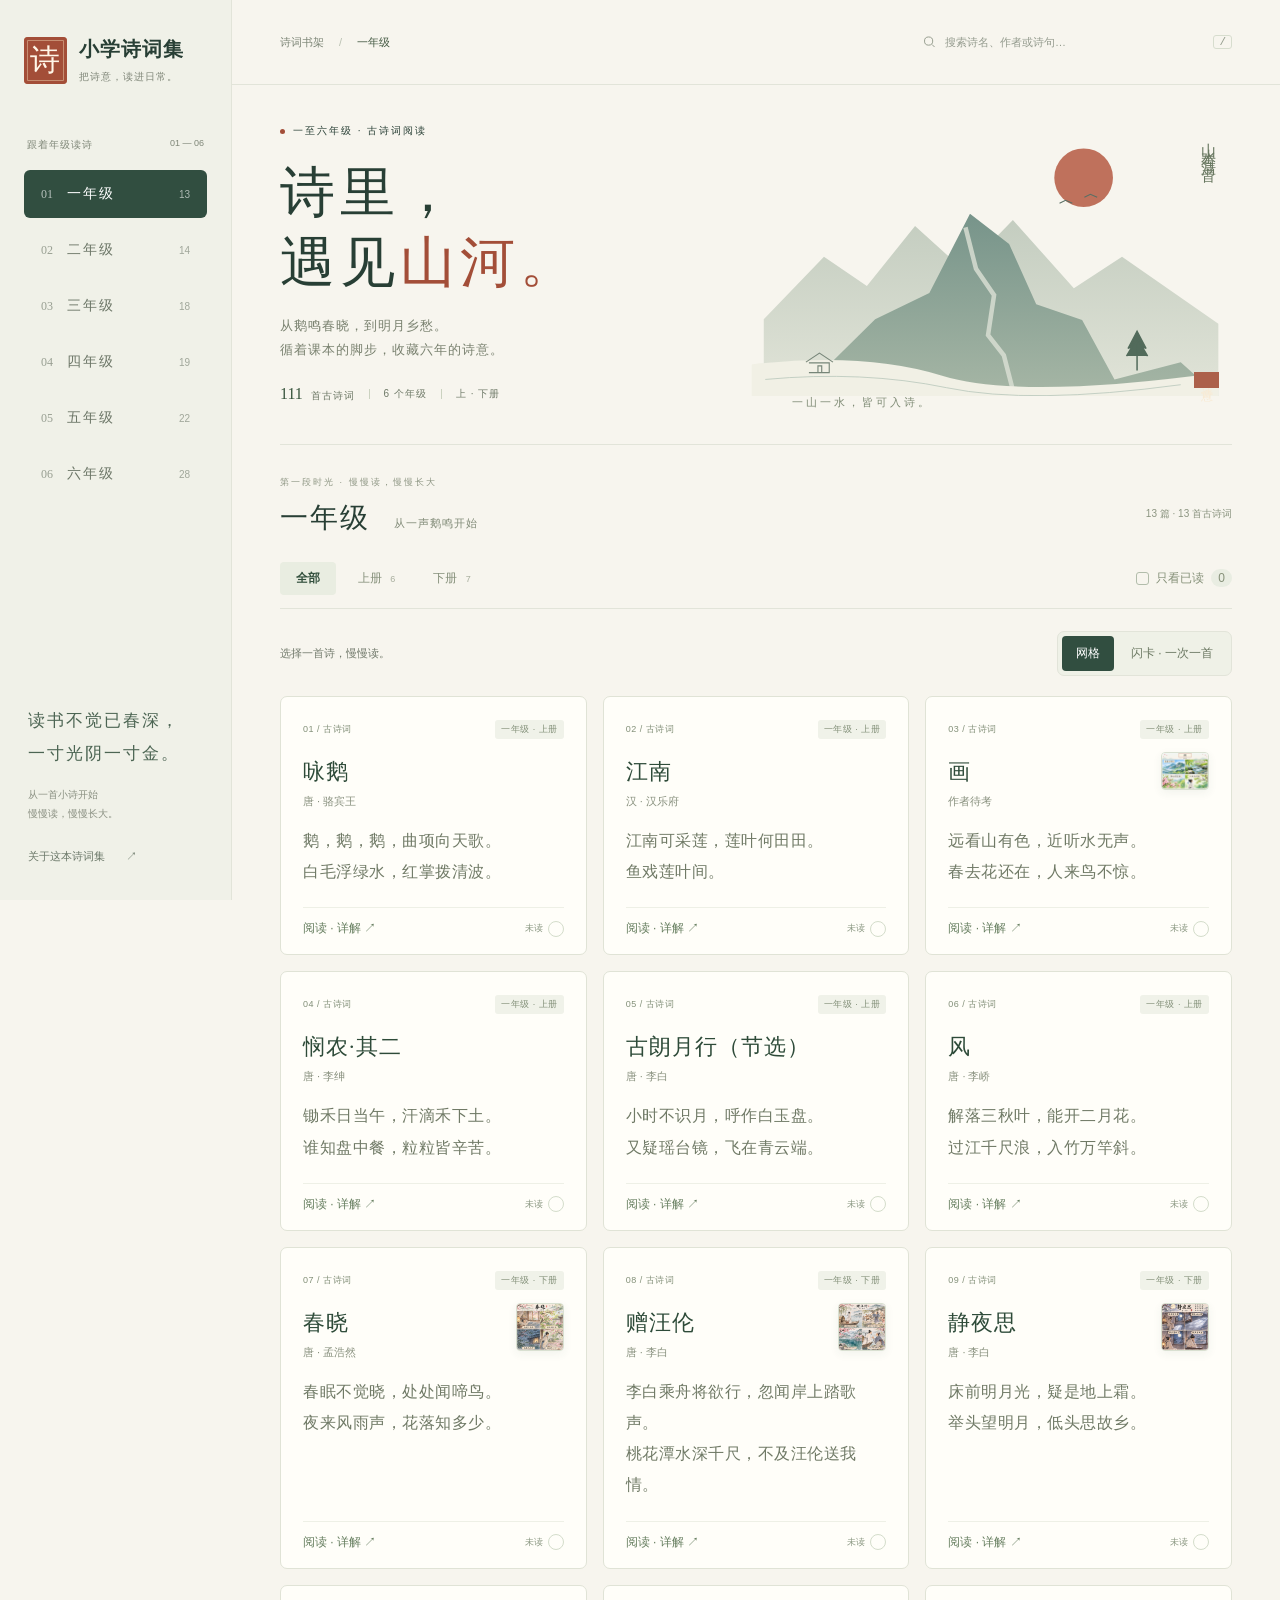
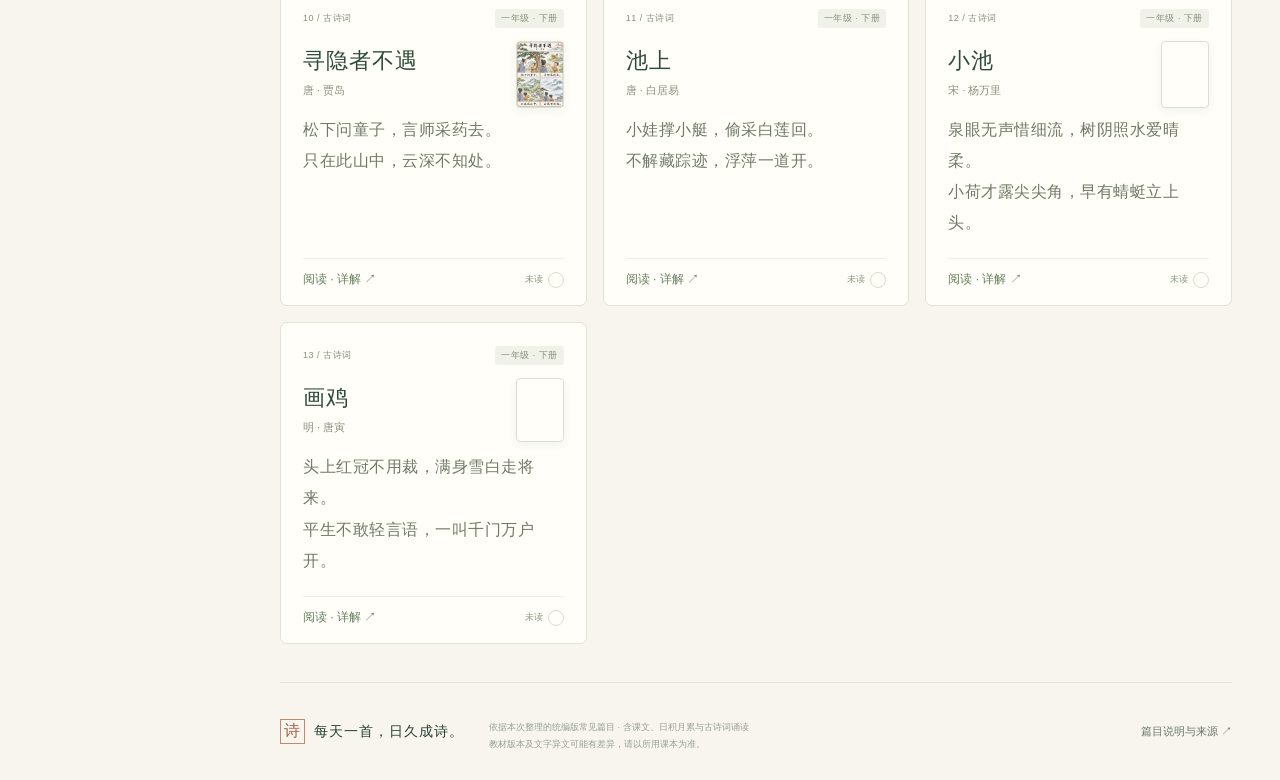
<file: index.html>
<!doctype html>
<html lang="zh-CN">
<head>
<meta charset="utf-8"><meta name="viewport" content="width=device-width,initial-scale=1">
<meta name="theme-color" content="#f6f4ec"><meta name="description" content="小学一年级至六年级古诗词阅读集，按年级与上下册分类，支持搜索、全文阅读、逐字逐句讲解和背诵练习。">
<title>小学诗词集 · 一至六年级</title>
<link rel="stylesheet" href="style.css?v=dual-voice-1">
</head>
<body>
<a class="skip-link" href="#collection">跳到诗词目录</a>
<aside class="sidebar">
 <a class="brand" href="#grade-1" aria-label="小学诗词集首页"><span class="seal">诗</span><span>小学诗词集<small>把诗意，读进日常。</small></span></a>
 <div class="nav-label">跟着年级读诗 <span>01 — 06</span></div>
 <nav id="grade-nav" aria-label="选择年级"></nav>
 <div class="side-bottom"><div class="side-verse">读书不觉已春深，<br>一寸光阴一寸金。</div><p>从一首小诗开始<br>慢慢读，慢慢长大。</p><button id="about-button" class="text-button">关于这本诗词集 <span>↗</span></button></div>
</aside>
<div class="page">
 <header class="topbar"><span class="breadcrumb">诗词书架 <span>/</span> <b id="crumb-grade">一年级</b></span><div class="search-wrap"><svg width="18" height="18" viewBox="0 0 24 24" fill="none" aria-hidden="true"><circle cx="10.5" cy="10.5" r="6.5" stroke="currentColor" stroke-width="1.5"/><path d="m16 16 4 4" stroke="currentColor" stroke-width="1.5"/></svg><input id="search" type="search" placeholder="搜索诗名、作者或诗句…" aria-label="搜索所有年级的诗名、作者或诗句"><kbd>/</kbd></div></header>
 <main>
  <section class="hero" aria-labelledby="hero-title"><div class="hero-copy"><div class="eyebrow"><span></span> 一至六年级 · 古诗词阅读</div><h1 id="hero-title">诗里，<br>遇见<span>山河。</span></h1><p>从鹅鸣春晓，到明月乡愁。<br>循着课本的脚步，收藏六年的诗意。</p><div class="hero-meta"><span><b id="classic-count">111</b> 首古诗词</span><i></i><span>6 个年级</span><i></i><span>上 · 下册</span></div></div>
  <div class="landscape" aria-hidden="true"><span class="vertical-title">山水有清音</span><svg viewBox="0 0 620 380" role="presentation"><defs><linearGradient id="hill" x1="0" y1="0" x2="0" y2="1"><stop stop-color="#77948a"/><stop offset="1" stop-color="#a6b6a5"/></linearGradient><linearGradient id="far" x1="0" y1="0" x2="0" y2="1"><stop stop-color="#c4cdc0"/><stop offset="1" stop-color="#e1e4d8"/></linearGradient></defs><circle cx="441" cy="90" r="39" fill="#b65b43" opacity=".85"/><path d="M16 278 96 195 153 234 217 154 282 213 347 146 428 237 492 195 620 284V380H16Z" fill="url(#far)"/><path d="m91 350 73-72 72-35 54-105 52 40 36 80 61 21 43 79 88-23 50 45H91Z" fill="url(#hill)"/><path d="m284 156 14 55 24 35-8 53 21 27 14 54" stroke="#dce2d6" stroke-width="6" fill="none" opacity=".8"/><path d="M0 338q150-17 253 15t367-4v31H0Z" fill="#f1f0e5"/><path d="M18 358q130-12 241 11t311-4" stroke="#b5c5b9" fill="none"/><path d="m409 124 8-4 9 4m16-8 8-4 9 4" fill="none" stroke="#596f64" stroke-width="1.5"/><path d="M512 308v38m-12-29 12-23 12 23m-26 10 14-24 14 24" stroke="#526b5b" fill="#526b5b" stroke-width="2"/><path d="m72 335 18-12 18 12m-32 1h27v13H76m12 0v-9h5v9" stroke="#768578" fill="none" stroke-width="1.5"/></svg><div class="landscape-caption">一山一水，皆可入诗。</div><span class="small-seal">诗意</span></div></section>
  <section id="collection" class="collection" aria-labelledby="collection-title">
   <div class="section-heading"><div><div class="eyebrow muted" id="section-kicker">第一册时光 · 从这里开始</div><h2 id="collection-title">一年级 <span id="grade-subtitle">从一声鹅鸣开始</span></h2></div><span class="collection-count" id="collection-count" aria-live="polite"></span></div>
   <div class="toolbar"><div class="term-tabs" role="group" aria-label="选择学期"><button data-term="all" aria-pressed="true" class="active">全部</button><button data-term="上" aria-pressed="false">上册 <span id="up-count"></span></button><button data-term="下" aria-pressed="false">下册 <span id="down-count"></span></button></div><button id="learned-filter" class="learned-filter" aria-pressed="false"><span class="check-outline">✓</span> 只看已读 <span id="learned-count">0</span></button></div>
   <div id="results-note" class="results-note" hidden></div>
   <div class="view-toolbar"><p id="view-hint">选择一首诗，慢慢读。</p><div class="view-switch" role="group" aria-label="阅读视图"><button data-view="grid" aria-pressed="true" aria-controls="poem-grid">网格</button><button data-view="flashcards" aria-pressed="false" aria-controls="flashcards">闪卡 · 一次一首</button></div></div>
   <div id="poem-grid" class="poem-grid"></div>
   <section id="flashcards" class="flashcards" aria-label="诗词闪卡" hidden>
    <div class="flashcard-progress"><span>一首一首，读进心里。</span><span id="flashcard-position" role="status" aria-live="polite" aria-atomic="true"></span></div>
    <article class="flashcard" aria-labelledby="flashcard-title">
     <div class="flashcard-meta"><span id="flashcard-location"></span><span id="flashcard-tag"></span></div>
     <div class="flashcard-content"><div class="flashcard-text"><span class="flashcard-seal" aria-hidden="true">诗</span><h3 id="flashcard-title"></h3><p id="flashcard-author"></p><p id="flashcard-prompt">还记得这首诗吗？想一想，再翻开。</p><div id="flashcard-answer" class="flashcard-answer" hidden><div id="flashcard-lines" class="reader-body"></div><section id="flashcard-speech" class="poem-speech" aria-label="诗词朗读" hidden><div class="speech-heading"><span class="speech-label">听诗</span><label class="speech-voice" for="flashcard-voice">朗读声音 <select id="flashcard-voice"><option value="xiaoxiao">晓晓 · 女声</option><option value="yunxi">云希 · 男声</option></select></label></div><audio controls preload="none"></audio><p class="speech-status" role="status"></p></section><p id="flashcard-note"></p></div></div><div id="flashcard-image" hidden></div></div>
     <div class="flashcard-actions"><button id="flip-card" class="primary-button" aria-expanded="false" aria-controls="flashcard-answer">翻开 · 看诗句</button><button id="flashcard-read" class="secondary-button" aria-pressed="false">标为已读 ✓</button></div>
    </article>
    <div class="flashcard-navigation"><button id="prev-card" class="secondary-button">← 上一首</button><span>可用 ← → 切换</span><button id="next-card" class="secondary-button">下一首 →</button></div><div id="flashcard-study" hidden></div>
   </section>
   <div id="empty" class="empty" hidden><span>寻</span><h3>这里暂时没有诗词</h3><p id="empty-message">换个关键词，再找找看。</p><button id="reset-filters" class="primary-button">查看本年级全部篇目</button></div>
  </section>
  <footer><div><span class="footer-seal">诗</span> 每天一首，日久成诗。</div><p>依据本次整理的统编版常见篇目 · 含课文、日积月累与古诗词诵读<br>教材版本及文字异文可能有差异，请以所用课本为准。</p><button id="footer-about" class="text-button">篇目说明与来源 ↗</button></footer>
 </main>
</div>
<dialog id="reader" aria-labelledby="reader-title"><div class="dialog-bar"><span id="reader-location"></span><button class="icon-button" id="close-reader" aria-label="关闭阅读">×</button></div><div class="reader-content"><div class="reader-text"><div id="reader-tag" class="reader-tag"></div><h2 id="reader-title"></h2><p id="reader-author"></p><section id="reader-speech" class="poem-speech" aria-label="诗词朗读" hidden><div class="speech-heading"><span class="speech-label">听诗</span><label class="speech-voice" for="reader-voice">朗读声音 <select id="reader-voice"><option value="xiaoxiao">晓晓 · 女声</option><option value="yunxi">云希 · 男声</option></select></label></div><audio controls preload="none"></audio><p class="speech-status" role="status"></p></section><div id="reader-body" class="reader-body"></div><p id="reader-note" class="reader-note"></p></div><div id="reader-image" hidden></div></div><div class="reader-tools"><button id="recite-button" class="secondary-button">背诵模式</button><button id="read-button" class="primary-button">标为已读 ✓</button></div><div class="reader-navigation"><button id="prev-poem">← 上一首</button><span id="reader-index"></span><button id="next-poem">下一首 →</button></div><div id="reader-study" class="reader-study-panel"></div></dialog>
<dialog id="about" aria-labelledby="about-title"><div class="dialog-bar"><span>编者小记</span><button class="icon-button" id="close-about" aria-label="关闭说明">×</button></div><div class="about-content"><span class="seal">诗</span><h2 id="about-title">给六年的时光，<br>留一本诗词集。</h2><p>本网页将本次整理的小学一年级至六年级篇目，按年级和上下册归类，包含课文、“日积月累”及“古诗词诵读”中的古诗词。</p><p><strong id="about-count"></strong>三首现代人创作的传统形式诗词作为补充篇目列入，保留标题与作者信息。</p><p>这是一份学习参考目录。教材修订会调整篇目和年级；诗文存在异文，背诵、默写请以学生手中的课本为准。《画》的作者有不同说法，本页不作确定归属。</p><p>点击卡片可阅读正文与“逐字逐句详解”，包括题意、每句白话、字词注释及全诗赏析。闪卡翻开后也可查看。“背诵模式”会隐藏诗句，点击单行可揭示或重新隐藏。背诵时会暂时隐藏讲解；讲解可全部展开或收起。每首篇目配有晓晓中文女声与云希中文男声朗读，可在播放器上方切换声音，播放时同步高亮诗句；可暂停或拖动进度条。已读记录保存在当前浏览器中。</p><div class="source-links"><b>参考来源</b><a href="https://www.pep.com.cn/xw/zt/cp/zxxbbgsc/xxsgsc112/202204/t20220406_1976041.html" target="_blank" rel="noopener">人民教育出版社 · 小学生必备古诗词112首 ↗</a><a href="https://www.gushiwen.org/gushi/xiaoxue.aspx" target="_blank" rel="noopener">古文岛 · 小学古诗文目录 ↗</a></div></div></dialog>
<div id="toast" role="status" class="toast"></div>
<script src="poems.js?v=poem-images-8"></script><script src="study-data.js?v=study-1"></script><script src="audio-data.js?v=xiaoxiao-1"></script><script src="audio-yunxi-data.js?v=yunxi-1"></script><script src="speech.js?v=dual-voice-1"></script><script src="app.js?v=dual-voice-1"></script>
</body></html>
</file>
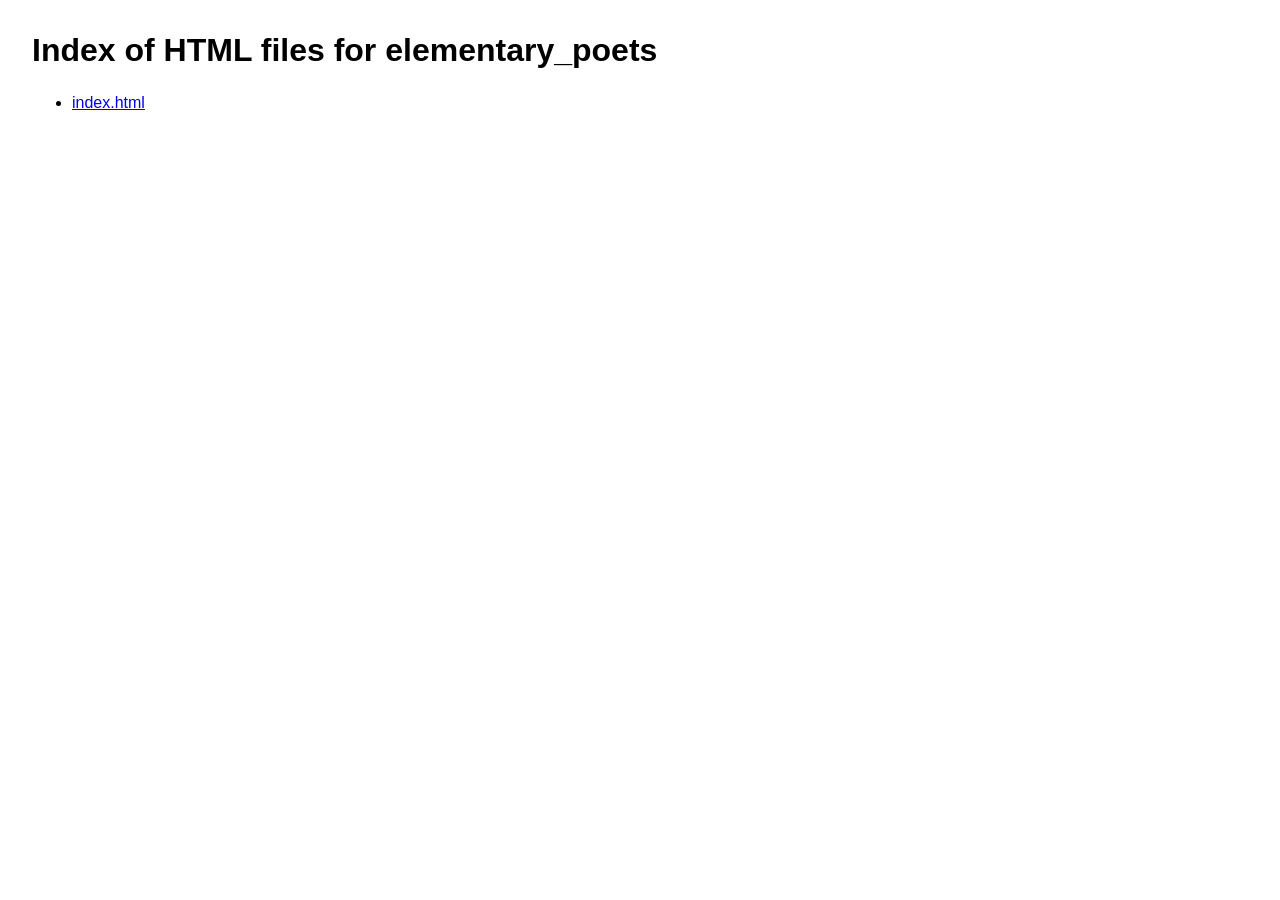
<file: content.html>
<!doctype html>
<html lang="en">
<head>
  <meta charset="utf-8" />
  <title>Index of HTML files for elementary_poets</title>
  <style>
    body { font-family: sans-serif; margin: 2rem; }
    ul { line-height: 1.6; }
  </style>
</head>
<body>
  <h1>Index of HTML files for elementary_poets</h1>
  <ul>
    <li><a href="https://cghuisunshine.github.io/elementary_poets/index.html">index.html</a></li>
  </ul>
</body>
</html>
</file>
<file: style.css>
:root{--paper:#f7f5ee;--ink:#283f35;--muted:#727a6c;--line:#e2e4d9;--green:#314e40;--red:#a34e38;--serif:"Songti SC","Noto Serif CJK SC","STSong","SimSun",serif;--sans:-apple-system,BlinkMacSystemFont,"PingFang SC","Microsoft YaHei",sans-serif}*{box-sizing:border-box}body{margin:0;background:var(--paper);color:var(--ink);font-family:var(--sans);font-size:14px}button,input{font:inherit}button,a,input{-webkit-tap-highlight-color:transparent}button{cursor:pointer}button{color:inherit}a{color:inherit}button:focus-visible,a:focus-visible,input:focus-visible{outline:3px solid #b46846;outline-offset:4px}button{border:0}button:disabled{opacity:.35;cursor:default}.skip-link{position:fixed;left:15px;top:-90px;background:white;padding:15px;z-index:20}.skip-link:focus{top:15px}.sidebar{position:fixed;left:0;top:0;bottom:0;width:232px;border-right:1px solid var(--line);padding:36px 24px;background:#f0f1e8;display:flex;flex-direction:column;z-index:5}.brand{display:flex;gap:12px;align-items:center;text-decoration:none;font-size:20px;font-family:var(--serif);font-weight:600;letter-spacing:1px}.seal{display:inline-flex;align-items:center;justify-content:center;background:var(--red);color:#fff6e8;width:43px;height:47px;border-radius:4px;font-family:var(--serif);font-size:30px;font-weight:400;box-shadow:inset 0 0 0 3px #a34e38,inset 0 0 0 4px #f1d7b577;flex-shrink:0}.brand small{display:block;font:10px var(--sans);letter-spacing:1px;color:#7e8577;margin-top:7px}.nav-label{font-size:10px;letter-spacing:1px;color:#7f8778;margin:54px 3px 18px;display:flex;justify-content:space-between}.nav-label span{letter-spacing:0;font-size:9px}#grade-nav{display:flex;flex-direction:column;gap:8px}.grade-link{display:flex;gap:14px;padding:15px 17px;align-items:center;text-decoration:none;border-radius:6px;color:#6c7667;transition:background .15s}.grade-link:hover{background:#e6eadf}.grade-link.active{background:var(--green);color:#fff}.grade-number{font-size:12px;opacity:.65;font-family:Georgia,serif}.grade-label{letter-spacing:2px;font-size:14px}.grade-link .grade-total{margin-left:auto;font-size:10px;opacity:.6}.side-bottom{margin-top:auto;padding:30px 4px 0}.side-verse{font:17px/1.9 var(--serif);letter-spacing:2px;color:#4c6553}.side-bottom p{font-size:10px;color:#8a9082;line-height:1.9;margin:15px 0 24px}.text-button{background:none;padding:0;font-size:11px;color:#6b7869}.text-button span{margin-left:18px}.page{margin-left:232px}.topbar{height:85px;border-bottom:1px solid var(--line);display:flex;align-items:center;justify-content:space-between;padding:0 48px;gap:24px}.breadcrumb{font-size:11px;color:#7c8576;white-space:nowrap}.breadcrumb span{margin:0 12px;color:#bac0b2}.breadcrumb b{font-weight:500;color:#435942}.search-wrap{width:310px;display:flex;align-items:center;color:#929a8b;gap:8px}.search-wrap input{width:100%;min-width:0;background:transparent;border:none;padding:8px 0;font-size:11px;color:var(--ink)}.search-wrap input::placeholder{color:#949b8e}.search-wrap input:focus{outline:none}.search-wrap:focus-within{box-shadow:0 1px var(--green)}kbd{font-size:11px;border:1px solid #d7ddce;border-radius:3px;padding:0 5px}main{max-width:1470px;margin:auto;padding:0 48px}.hero{display:flex;position:relative;min-height:360px;padding:39px 0 34px;border-bottom:1px solid var(--line);gap:20px;overflow:hidden}.hero-copy{width:49%;z-index:1;flex-shrink:0}.eyebrow{font-size:10px;letter-spacing:2px;font-weight:500;display:flex;align-items:center;gap:8px}.eyebrow>span{height:5px;width:5px;border-radius:100%;background:var(--red)}h1{font-family:var(--serif);font-size:55px;line-height:1.28;letter-spacing:5px;font-weight:500;margin:20px 0 15px}h1 span{color:var(--red)}.hero-copy p{font-size:12px;color:#79816f;line-height:1.9;letter-spacing:1px;margin:0 0 22px}.hero-meta{display:flex;align-items:center;gap:14px;color:#6e7967;font-size:10px;letter-spacing:1px}.hero-meta b{font-size:16px;font-family:Georgia,serif;font-weight:400;letter-spacing:0;margin-right:4px;color:#37543c}.hero-meta i{height:10px;width:1px;background:#cbd2c0}.landscape{width:54%;position:relative;align-self:stretch;margin-left:-3%;min-width:0}.landscape svg{position:absolute;bottom:14px;left:-35px;width:calc(100% + 70px);height:100%;object-fit:contain}.vertical-title{position:absolute;z-index:1;right:14px;top:7px;writing-mode:vertical-rl;font:15px var(--serif);letter-spacing:6px;color:#66765e}.landscape-caption{position:absolute;bottom:0;left:11%;font:11px var(--serif);letter-spacing:3px;color:#7f8b75}.small-seal{position:absolute;bottom:22px;right:13px;writing-mode:vertical-rl;font:12px var(--serif);background:#ac604a;color:#f8ead4;padding:6px 4px;letter-spacing:2px}.collection{padding-top:31px;scroll-margin-top:25px}.section-heading{display:flex;justify-content:space-between;align-items:center;gap:15px}.eyebrow.muted{color:#909886;font-size:9px;letter-spacing:2px}h2{font:500 28px var(--serif);letter-spacing:2px;margin:10px 0 0}h2 span{font:11px var(--sans);letter-spacing:1px;color:#808a77;margin-left:15px}.collection-count{font-size:10px;color:#8c9581;padding-top:14px;white-space:nowrap}.toolbar{display:flex;align-items:center;justify-content:space-between;border-bottom:1px solid var(--line);margin:24px 0 22px;padding-bottom:13px;gap:10px}.term-tabs{display:flex;gap:6px}.term-tabs button{padding:8px 16px;background:transparent;color:#87917c;font-size:11px;border-radius:4px}.term-tabs button.active{background:#e9ede1;color:#34513e;font-weight:600}.term-tabs span{margin-left:5px;font-weight:400;font-size:9px;opacity:.7}.learned-filter{background:none;color:#859078;display:flex;align-items:center;gap:7px;font-size:10px;padding:8px 0}.learned-filter[aria-pressed=true]{color:#294e34}.learned-filter>span:last-child{background:#e9ede2;border-radius:10px;padding:2px 7px}.check-outline{border:1px solid #b2bdab;border-radius:3px;line-height:11px;width:13px;font-size:9px;color:transparent}.learned-filter[aria-pressed=true] .check-outline{color:white;background:#3a6044}.poem-grid{display:grid;grid-template-columns:repeat(3,minmax(0,1fr));gap:16px}.poem-card{background:#fffef9;border:1px solid #e0e3d6;border-radius:7px;padding:23px 22px 17px;position:relative;min-height:224px;display:flex;flex-direction:column;transition:border-color .2s,box-shadow .2s,transform .2s;cursor:pointer}.poem-card:hover{border-color:#a4b69c;box-shadow:0 6px 20px #314e4008;transform:translateY(-2px)}.card-top{display:flex;align-items:center;justify-content:space-between;color:#839079;gap:8px;font-size:9px;letter-spacing:.5px}.term-tag{background:#f0f2e9;padding:3px 6px;border-radius:3px}.poem-card h3{font:500 22px/1.5 var(--serif);letter-spacing:1px;margin:16px 0 6px;color:#2e4b39;overflow-wrap:anywhere}.poem-card h3.long-title{font-size:18px}.author{color:#89917f;font-size:10px;margin:0 0 16px}.verse-preview{font:14px/1.95 var(--serif);letter-spacing:.5px;color:#707a66;margin:0 0 20px;flex:1}.verse-preview span{display:block}.modern-preview{font:12px/1.9 var(--sans);color:#8b917f}.card-bottom{padding-top:12px;border-top:1px solid #eef0e6;display:flex;align-items:center;justify-content:space-between;color:#899680;font-size:9px}.card-open{background:none;color:#657d5e;padding:0;font-size:10px}.read-check{border:1px solid #d4ddcb;border-radius:50%;width:16px;height:16px;display:inline-flex;align-items:center;justify-content:center;font-size:10px;color:transparent;margin-left:5px}.poem-card.is-read .read-check{background:#456549;border-color:#456549;color:#fff}.read-state{display:flex;align-items:center}.results-note{font-size:11px;color:#6f7d65;margin:0 0 20px}.empty{text-align:center;padding:60px 20px;background:#f1f2e9;border-radius:8px}.empty>span{font:40px var(--serif);color:#9fae94}.empty h3{font-weight:500}.empty p{color:#89917e}.empty .primary-button{margin-top:10px}footer{padding:36px 0 27px;margin-top:38px;border-top:1px solid var(--line);display:flex;align-items:flex-start;gap:25px;flex-wrap:wrap}footer>div{font:14px var(--serif);letter-spacing:1px;display:flex;align-items:center;gap:9px}.footer-seal{font-size:16px;color:#a36145;border:1px solid #bd8b70;padding:1px 3px}footer p{font-size:9px;line-height:1.9;color:#98a08e;margin:0;flex:1;min-width:220px}footer button{margin-top:5px}dialog{border:1px solid #d8decf;background:#f9f8f0;border-radius:12px;color:var(--ink);padding:0;width:min(670px,calc(100% - 32px));max-height:90dvh;box-shadow:0 24px 100px #192e3c33}dialog::backdrop{background:#1f352f88;backdrop-filter:blur(4px)}.dialog-bar{display:flex;justify-content:space-between;align-items:center;padding:16px 23px;border-bottom:1px solid var(--line);font-size:11px;color:#849078;position:sticky;top:0;background:#f9f8f0;z-index:1}.icon-button{border:1px solid #dbe1d1;border-radius:50%;width:30px;height:30px;background:transparent;font-size:23px;line-height:1}.reader-content{text-align:center;padding:28px 25px 18px}.reader-tag{color:#9e6849;font-size:10px;letter-spacing:3px}.reader-content h2{font-size:29px;line-height:1.6;margin-top:12px}.reader-text>p{color:#8a937f;font-size:12px;margin:10px 0 28px}.reader-body{font:22px/2.2 var(--serif);letter-spacing:1.5px;overflow-wrap:anywhere}.poem-line{display:block;min-height:48px;margin:0}.poem-line.recall{cursor:pointer;border-radius:4px;background:#edf0e5;width:100%;padding:6px 3px;font:inherit;color:inherit;line-height:1.8;margin:5px 0}.poem-line.masked{color:#8b987d;font-size:16px;letter-spacing:5px}.reader-text>.reader-note{font:10px/1.9 var(--sans);color:#8b9581;text-align:center;margin:21px 0 5px}.reader-tools{display:flex;justify-content:center;gap:10px;padding:15px 20px 28px}.primary-button,.secondary-button{border-radius:5px;padding:11px 19px;font-size:12px}.primary-button{background:var(--green);color:#fff}.secondary-button{border:1px solid #becbb4;background:transparent;color:#4f6b44}.reader-navigation{display:flex;align-items:center;justify-content:space-between;padding:17px 23px;border-top:1px solid var(--line);font-size:10px;color:#839076}.reader-navigation button{background:none;color:#4e6846;padding:8px}.about-content{padding:30px 36px}.about-content h2{line-height:1.7;font-size:28px}.about-content p{font-size:13px;line-height:1.9;color:#6b7862}.source-links{border-top:1px solid var(--line);margin-top:23px;padding-top:18px;font-size:11px}.source-links b{font-weight:500}.source-links a{display:block;margin-top:12px;line-height:1.7;color:#54764b;text-underline-offset:4px}.toast{position:fixed;bottom:24px;left:50%;transform:translate(-50%,20px);background:#294b39;color:#fff;padding:11px 20px;border-radius:6px;font-size:12px;opacity:0;pointer-events:none;transition:.2s;z-index:20}.toast.visible{opacity:1;transform:translate(-50%,0)}[hidden]{display:none!important}
@media(min-width:1500px){.hero{min-height:400px}h1{font-size:66px}.hero-copy p{font-size:14px}.poem-card{min-height:245px}.poem-card h3{font-size:25px}.verse-preview{font-size:16px}}
@media(max-width:1150px){.sidebar{width:205px;padding:30px 18px}.brand{font-size:17px;gap:9px}.brand small{font-size:9px}.page{margin-left:205px}.topbar{padding:0 32px}main{padding:0 32px}.poem-grid{grid-template-columns:repeat(2,minmax(0,1fr))}.hero{min-height:340px}h1{font-size:49px}.hero-meta{gap:9px;font-size:9px}.hero-meta b{font-size:14px}.landscape svg{left:-50px;width:calc(100% + 90px)}.side-verse{font-size:15px}}
@media(max-width:760px){.sidebar{position:sticky;top:0;width:100%;height:auto;padding:13px 20px 0;border-right:none;border-bottom:1px solid var(--line);background:#f0f1e8f7;backdrop-filter:blur(10px)}.brand{font-size:18px;gap:9px}.brand .seal{width:32px;height:35px;font-size:24px}.brand small{display:none}.nav-label,.side-bottom{display:none}#grade-nav{flex-direction:row;margin-top:12px;gap:4px;justify-content:space-between;overflow-x:auto;padding-bottom:9px}.grade-link{padding:9px 8px;gap:0;border-radius:4px;flex-shrink:0;justify-content:center;flex:1}.grade-number,.grade-total{display:none}.grade-label{font-size:12px;letter-spacing:0}.page{margin:0}.topbar{padding:0 22px;height:61px;gap:12px}.breadcrumb{font-size:10px}.breadcrumb span{margin:0 6px}.search-wrap{width:230px;max-width:65%}.search-wrap input{font-size:11px}.search-wrap kbd{display:none}main{padding:0 22px}.hero{min-height:300px;padding:28px 0;gap:0}.hero-copy{width:64%}.hero .eyebrow{font-size:8px;letter-spacing:1px}h1{font-size:43px;letter-spacing:3px;margin:18px 0 14px}.hero-copy p{font-size:10px;letter-spacing:.5px}.hero-meta{font-size:8px;gap:9px;white-space:nowrap}.hero-meta b{font-size:13px}.landscape{width:52%;margin-left:-16%;opacity:.85}.landscape svg{left:-32px;width:calc(100% + 92px);bottom:-3px;height:88%}.vertical-title{font-size:11px;letter-spacing:4px;right:0;top:18px}.landscape-caption{display:none}.small-seal{bottom:30px;right:0;font-size:9px}.collection{padding-top:25px;scroll-margin-top:110px}.section-heading h2{font-size:25px}.section-heading h2 span{display:block;margin:9px 0 0;font-size:10px}.eyebrow.muted{font-size:8px}.collection-count{font-size:9px}.toolbar{margin-top:20px}.term-tabs button{padding:8px 13px;font-size:10px}.learned-filter{font-size:9px;gap:5px}.poem-grid{gap:11px}.poem-card{padding:16px 14px 12px;min-height:213px}.poem-card h3{font-size:20px;margin:13px 0 7px}.poem-card h3.long-title{font-size:16px}.verse-preview{font-size:13px;letter-spacing:0;line-height:2}.verse-preview span{overflow-wrap:anywhere}.author{font-size:9px;margin-bottom:12px}.card-top{font-size:8px;letter-spacing:0}.card-bottom,.card-open{font-size:9px}.read-state .read-word{display:none}footer{gap:16px;padding:25px 0}footer>div{font-size:13px}footer p{width:100%;flex-basis:100%;font-size:9px}footer button{margin:0}.reader-body{font-size:19px;letter-spacing:.5px}.reader-content{padding:25px 16px 15px}.reader-content h2{font-size:25px;letter-spacing:1px}.reader-text>.reader-note{font-size:10px}.reader-tools{padding-bottom:20px}.about-content{padding:25px}.toast{white-space:nowrap}}
@media(max-width:370px){main{padding:0 16px}.topbar{padding:0 16px}.hero-meta{gap:6px}.hero-meta i{display:none}.poem-grid{grid-template-columns:1fr}.grade-link{padding:9px 5px}.poem-card{min-height:205px}.verse-preview{font-size:16px}.hero h1{font-size:39px}.hero-copy{width:70%}.landscape{margin-left:-22%}.learned-filter>span:last-child{display:none}}@media(prefers-reduced-motion:reduce){*{transition:none!important;scroll-behavior:auto!important}}
.title-open{font:inherit;color:inherit;text-align:left;background:none;padding:0;letter-spacing:inherit;line-height:inherit}.read-state{padding:0;background:none;color:inherit;font:inherit}
.view-toolbar{display:flex;align-items:center;justify-content:space-between;gap:16px;margin:0 0 20px}.view-toolbar>p{margin:0;color:var(--muted);font-size:11px;line-height:1.7}.view-switch{display:flex;gap:3px;padding:4px;border:1px solid var(--line);border-radius:7px;flex-shrink:0;background:#eff1e7}.view-switch button{padding:9px 14px;border-radius:4px;background:transparent;font-size:12px;color:#6b7862}.view-switch button[aria-pressed=true]{background:var(--green);color:#fff}.flashcards{max-width:750px;margin:0 auto}.flashcard-progress{display:flex;justify-content:space-between;gap:12px;margin:4px 0 13px;font-size:11px;color:var(--muted)}#flashcard-position{color:var(--green);font-variant-numeric:tabular-nums}.flashcard{border:1px solid #d7dfce;border-radius:12px;background:#fffef9;box-shadow:0 10px 35px #314e4007;padding:24px 32px}.flashcard-meta{display:flex;justify-content:space-between;gap:12px;font-size:11px;color:#79886d}.flashcard-content{text-align:center;padding:30px 0 20px;min-height:280px}.flashcard-seal{display:inline-block;border:1px solid #bd8b70;border-radius:3px;padding:2px 6px;color:var(--red);font:20px var(--serif)}.flashcard h3{font:500 32px/1.6 var(--serif);letter-spacing:2px;margin:18px 0 8px;overflow-wrap:anywhere}#flashcard-author{font-size:12px;color:#849078;margin:0 0 28px}#flashcard-prompt{font:16px/1.9 var(--serif);color:#7f8b75;margin:35px 0 20px}.flashcard-answer{padding:0 0 4px}#flashcard-note{font-size:11px;color:#8b9581;line-height:1.9;margin:22px 0 0}.flashcard-actions{display:flex;justify-content:center;flex-wrap:wrap;gap:10px;padding-top:20px;border-top:1px solid #eef0e6}.flashcard-actions button{min-height:44px}.flashcard-navigation{display:flex;justify-content:space-between;align-items:center;gap:12px;margin-top:18px}.flashcard-navigation>span{font-size:10px;color:#8b9581}.flashcard-navigation button{min-height:44px}.flashcard-navigation button:disabled{opacity:.45}
@media(max-width:760px){.view-toolbar{align-items:flex-start;flex-direction:column;gap:10px}.view-switch{width:100%}.view-switch button{flex:1;min-height:40px}.flashcard{padding:18px 18px 20px}.flashcard-content{padding-top:24px;min-height:270px}.flashcard h3{font-size:27px;letter-spacing:1px}.flashcard-meta,.flashcard-progress{font-size:10px}.flashcard .reader-body{font-size:20px;letter-spacing:0}#flashcard-prompt{font-size:15px}.flashcard-navigation>span{display:none}.flashcard-navigation button{padding:11px 16px}.flashcard-actions button{padding:11px 13px}.flashcard-actions{gap:8px}}
@media(min-width:761px){.verse-preview{font-size:16px}.author{font-size:11px}.term-tabs button,.learned-filter,.card-open{font-size:12px}.hero-copy p{font-size:13px}}@media(max-width:760px){.search-wrap input{font-size:16px}.hero-copy p{font-size:12px}.verse-preview{font-size:14px}.term-tabs button,.learned-filter{font-size:11px}}
/* Poem-by-poem learning notes shared by the reader and flashcards. */
.poem-study{margin:28px 0 0;border:1px solid #d9e0d1;border-radius:9px;background:#f2f4eb;text-align:left;font-family:var(--sans);letter-spacing:0;color:var(--ink);font-size:14px;line-height:1.85;overflow-wrap:anywhere}.poem-study>summary{cursor:pointer;padding:15px 18px;font-size:15px;font-weight:600;list-style-position:inside}.poem-study>summary small{display:block;font-size:11px;color:var(--muted);font-weight:400;margin-left:17px}.poem-study[open]>summary{border-bottom:1px solid #d9e0d1}.poem-study summary:focus-visible{outline:3px solid #b46846;outline-offset:2px;border-radius:4px}.study-content{padding:18px}.study-content h4{font:600 15px/1.7 var(--sans);margin:0 0 8px;color:#36513e}.study-content p{margin:0 0 12px}.study-intro{padding:0 0 17px;border-bottom:1px solid var(--line);margin-bottom:20px}.study-intro>p,.study-theme>p{font-size:14px;color:#57654f}.study-heading{display:flex;align-items:center;justify-content:space-between;gap:10px;flex-wrap:wrap}.study-heading h4{margin:0}.study-heading>div{display:flex;gap:10px}.study-heading button{background:transparent;padding:6px 2px;font-size:11px;color:#657b57;text-decoration:underline;text-underline-offset:4px}.study-content .study-help{font-size:11px;color:#7c8970;margin:6px 0 15px}.study-group{background:#fffef9;border:1px solid #dde3d5;border-radius:6px;margin:0 0 13px}.study-group>summary{cursor:pointer;padding:12px 14px;font:500 16px/1.9 var(--serif);color:#334f3c;list-style-position:inside}.study-group>div{padding:0 14px 13px}.study-sentence{padding:14px 0;border-top:1px solid #ecf0e4}.study-sentence h5{font:500 10px/1.6 var(--sans);color:#9b6b4d;letter-spacing:1px;margin:0 0 9px}.study-content .study-original{font:500 20px/1.9 var(--serif);color:#304d39;margin:0 0 9px}.study-token{text-decoration:underline;text-decoration-color:#c9d3be;text-decoration-style:dotted;text-underline-offset:5px}.study-translation{font-size:14px;color:#52624a}.study-translation>b,.study-reading>b{display:block;font-size:10px;font-weight:500;color:#8b795c;margin-bottom:3px}.study-words{margin:12px 0 0;font-size:13px;line-height:1.8}.study-words>div{display:grid;grid-template-columns:minmax(52px,22%) 1fr;gap:12px;padding:7px 0;border-top:1px dashed #e5e9dd}.study-words dt{font-weight:600;color:#506745}.study-words dd{margin:0;color:#707d64}.study-content .study-reading{padding:11px 13px;margin:0;border-radius:5px;background:#f0f3e7;color:#677657;font-size:12px}.study-theme{padding:16px 0 0}.study-glossary{border-top:1px solid var(--line);margin-top:18px;padding-top:10px}.study-glossary>summary{cursor:pointer;color:#617552;font-size:12px;padding:8px 0}.study-reference{font-size:10px;color:#89957c;line-height:1.9;border-top:1px solid var(--line);padding-top:13px;margin-top:14px!important}.study-reference a{display:block;color:#617c50;text-underline-offset:3px;margin-top:6px}.study-message{font-size:13px;color:#7b866f;margin-top:20px}.flashcard .poem-study{margin-top:25px}.flashcard .study-original{font-size:20px}.reader-content:has(.poem-study){padding-bottom:8px}
@media(max-width:760px){.poem-study>summary{padding:14px;font-size:14px}.study-content{padding:14px 10px}.study-group>summary{padding:11px 12px;font-size:16px}.study-group>div{padding:0 12px 12px}.study-content .study-original,.flashcard .study-original{font-size:19px}.study-words>div{grid-template-columns:minmax(50px,25%) 1fr;gap:10px}.study-words{font-size:13px}.study-heading button{min-height:38px}.study-reference{font-size:11px}}
.reader-study-panel{padding:0 23px 24px}.reader-study-panel .poem-study{margin-top:18px}.flashcards>.poem-study{margin-top:24px}
@media(max-width:760px){.reader-study-panel{padding:0 14px 18px}}

/* Optional artwork: text-only poems keep the same card and reading layout. */
.card-reading{position:relative;flex:1;min-width:0}
.card-copy{min-width:0}
.card-copy:has(+.card-art) h3,.card-copy:has(+.card-art) .author{padding-right:66px}
.card-art{position:absolute;top:13px;right:0;width:48px}
.card-art img{display:block;width:100%;height:auto;border:1px solid #d9e0d1;border-radius:4px;box-shadow:0 3px 10px #314e4010}
.card-art span{display:none}
.reader-text,.flashcard-text,#reader-image,#flashcard-image{min-width:0}
.poem-art{margin:0 auto;width:100%;max-width:440px;text-align:center}
.poem-art a{display:block;border:1px solid #d4ddcb;border-radius:7px;padding:6px;background:#fffef9;box-shadow:0 5px 20px #314e4008;transition:border-color .2s}
.poem-art a:hover{border-color:#8fa183}
.poem-art img{display:block;width:100%;height:auto;border-radius:3px}
.poem-art figcaption{font:12px/1.8 var(--serif);color:#617552;letter-spacing:1px;margin-top:10px}
.poem-art figcaption span{font:10px var(--sans);color:#8b9581;letter-spacing:0}
#reader.has-image{width:min(1040px,calc(100% - 32px))}
#reader-image{margin-top:24px}
#flashcard-image{margin-top:28px}
.flashcards:has(.flashcard-content.has-image){max-width:1040px}
@media(min-width:1000px){
 #reader.has-image .reader-content,.flashcard-content.has-image{display:grid;grid-template-columns:minmax(0,1.2fr) minmax(0,1fr);align-items:center;gap:32px}
 #reader.has-image .reader-content{padding:30px 32px 24px}
 #reader.has-image .reader-body,.flashcard-content.has-image .reader-body{font-size:20px;letter-spacing:.5px}
 #reader-image,#flashcard-image{margin-top:0}
 .flashcard-content.has-image{padding:28px 0}
}
@media(max-width:760px){
 .card-art{width:38px}
 .card-copy:has(+.card-art) h3,.card-copy:has(+.card-art) .author{padding-right:48px}
 #reader-image{margin-top:22px}
 .poem-art{max-width:380px}
}

/* Chinese narration in the reader and revealed flashcards. */
.poem-speech{margin:20px auto 24px;padding:14px;border:1px solid #d9e0d1;border-radius:8px;background:#f0f3e7;max-width:420px;min-width:0;text-align:left;letter-spacing:0;font-family:var(--sans)}
.poem-speech[hidden]{display:none}
.poem-speech .speech-label{font-size:13px;color:var(--green)}
.speech-heading{display:flex;align-items:center;justify-content:space-between;gap:10px;flex-wrap:wrap;margin-bottom:10px}
.speech-voice{display:flex;align-items:center;gap:8px;font-size:11px;color:var(--muted)}
.speech-voice select{font:13px var(--sans);color:var(--green);background:#fffef9;border:1px solid #cbd5c1;border-radius:5px;padding:8px;min-height:40px;max-width:100%}
.speech-voice select:focus-visible{outline:3px solid #b46846;outline-offset:3px}
.poem-speech audio{display:block;width:100%;max-width:100%;height:44px}
.speech-status{font-size:11px;line-height:1.8;color:var(--muted);margin:8px 0 0}
.speech-status:empty{display:none}
.tts-word{border-radius:3px;transition:background-color .1s,color .1s}
.tts-word.is-speaking{background:#ffe08a;color:#283f35;box-shadow:0 2px 0 #d6ad4d}
@media print{.poem-speech{display:none}}
</file>
